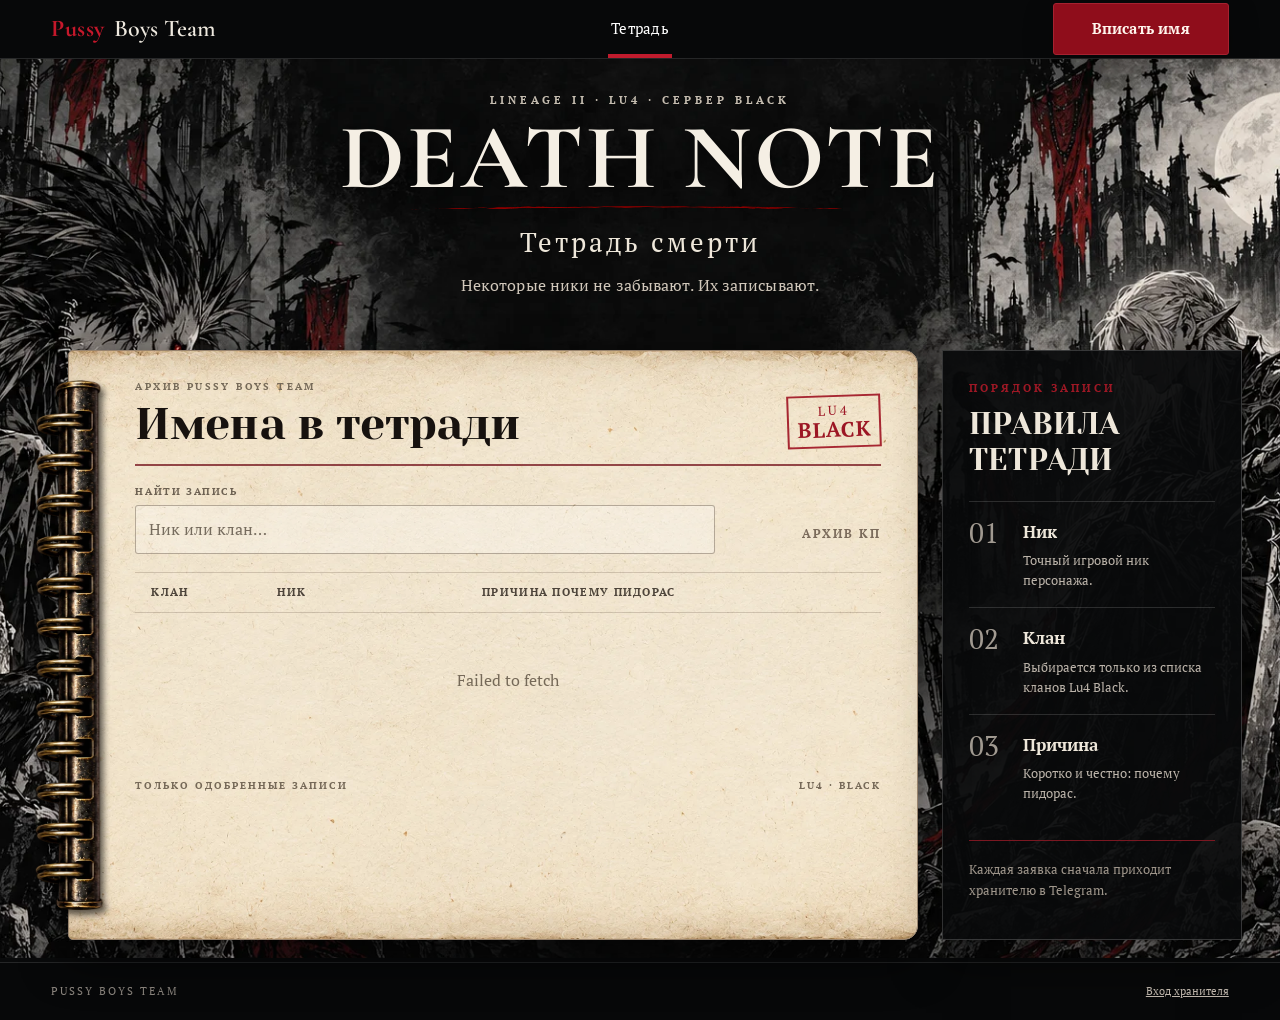
<file: death-note.html>
<!doctype html>
<html lang="ru">
<head>
  <meta charset="utf-8">
  <meta name="viewport" content="width=device-width,initial-scale=1">
  <title>Тетрадь смерти — Pussy Boys Team</title>
  <meta name="description" content="Игровая тетрадь противников Pussy Boys Team на сервере Lu4 Black. Записи публикуются после проверки хранителем.">
  <meta name="referrer" content="no-referrer">
  <meta http-equiv="Content-Security-Policy" content="default-src 'self'; base-uri 'self'; object-src 'none'; form-action 'self'; script-src 'self' https://telegram.org; style-src 'self'; font-src 'self'; img-src 'self' data:; connect-src 'self' https://pbt-death-note.mrhally007.workers.dev; upgrade-insecure-requests">
  <link rel="icon" href="favicon.png">
  <link rel="stylesheet" href="death-note.css?v=20261025-11">
  <script src="https://telegram.org/js/telegram-web-app.js"></script>
  <script src="death-note-config.js" defer></script>
  <script src="death-note.js?v=20261025-7" defer></script>
</head>
<body>
  <header class="site-header">
    <div class="nav-shell">
      <a class="brand" href="./"><strong>Pussy</strong><span>Boys Team</span></a>
      <nav aria-label="Разделы страницы"><a class="active" href="#notebook">Тетрадь</a></nav>
      <button class="primary header-cta" id="open-request">Вписать имя</button>
    </div>
  </header>

  <main>
    <section class="hero" aria-labelledby="hero-title">
      <div class="hero-copy">
        <p class="eyebrow">LINEAGE II · LU4 · СЕРВЕР BLACK</p>
        <h1 id="hero-title">DEATH NOTE</h1>
        <img class="title-brush" src="assets/death-note-brush-v2.webp" alt="" aria-hidden="true">
        <p class="subtitle">Тетрадь смерти</p>
        <p class="lead">Некоторые ники не забывают. Их записывают.</p>
      </div>
    </section>

    <div class="archive-shell">
      <section class="notebook" id="notebook" aria-labelledby="book-title">
        <img class="binding" src="assets/death-note-binding-cropped-v2.webp" alt="" aria-hidden="true">
        <div class="page-heading">
          <div><p class="page-kicker">АРХИВ PUSSY BOYS TEAM</p><h2 id="book-title">Имена в тетради</h2></div>
          <div class="server-mark" aria-label="Сервер Lu4 Black"><span>LU4</span><strong>BLACK</strong></div>
        </div>

        <div class="tools-row">
          <div class="search-wrap"><label for="search">Найти запись</label><input id="search" type="search" placeholder="Ник или клан…" maxlength="100"></div>
          <span id="entry-count">АРХИВ КП</span>
        </div>

        <div class="entry-columns" aria-hidden="true"><span>Клан</span><span>Ник</span><span>Причина почему пидорас</span></div>
        <p id="list-status" role="status">Открываем тетрадь…</p>
        <div id="entries"></div>
        <nav class="pagination" id="pagination" aria-label="Страницы тетради" hidden></nav>
        <div class="page-bottom"><span>Только одобренные записи</span><span>LU4 · BLACK</span></div>
      </section>

      <aside class="rules-card" id="rules" aria-labelledby="rules-title">
        <p class="eyebrow">ПОРЯДОК ЗАПИСИ</p>
        <h2 id="rules-title">Правила<br>тетради</h2>
        <ol>
          <li><span>01</span><div><strong>Ник</strong><p>Точный игровой ник персонажа.</p></div></li>
          <li><span>02</span><div><strong>Клан</strong><p>Выбирается только из списка кланов Lu4 Black.</p></div></li>
          <li><span>03</span><div><strong>Причина</strong><p>Коротко и честно: почему пидорас.</p></div></li>
        </ol>
        <p class="moderation-note">Каждая заявка сначала приходит хранителю в Telegram.</p>
      </aside>
    </div>
  </main>

  <footer><span>PUSSY BOYS TEAM</span><button class="text-button" id="open-admin">Вход хранителя</button></footer>

  <dialog id="request-dialog" aria-labelledby="request-title"><form id="request-form">
    <button class="close" type="button" aria-label="Закрыть">×</button><p class="eyebrow">НОВАЯ СТРАНИЦА</p><h2 id="request-title">Вписать имя</h2><p>Запись появится в тетради после проверки хранителем.</p>
    <label>Ник: *<input name="nickname" required maxlength="40" autocomplete="off"></label>
    <label>Клан: *
      <span class="clan-select-row">
        <span class="clan-crest-frame" aria-hidden="true"><img id="clan-crest" alt="" width="32" height="24"></span>
        <select id="clan-select" name="clan" required>
          <option value="" selected disabled>Выбери клан</option>
          <option>Без клана</option>
          <option>4SV</option>
          <option>AGR</option>
          <option>AGR_L2team</option>
          <option>AGR_Style</option>
          <option>BreganDaerthe</option>
          <option>Carnival</option>
          <option>Cats</option>
          <option>Dwarf</option>
          <option>ENCOM</option>
          <option>Euphoria</option>
          <option>GATEINHELL</option>
          <option>KakBogPoshlet</option>
          <option>Kingdom</option>
          <option>L2Commerce</option>
          <option>Myxomop</option>
          <option>OldSchool</option>
          <option>PARAGONE</option>
          <option>PixelBrothers</option>
          <option>PixelHunters</option>
          <option>PixelKnights</option>
          <option>PixelLegends</option>
          <option>pvpformat</option>
          <option>ROADTOHELL</option>
          <option>SEKTA</option>
          <option>Skufs</option>
          <option>spidersense</option>
          <option>SvetlanaPetrovna</option>
          <option>TrashTeam</option>
          <option>UAsquad</option>
          <option>UAsquadII</option>
          <option>Ukraine</option>
          <option>VORDEX</option>
          <option>xCore</option>
          <option>zero</option>
          <option>zeroeu</option>
        </select>
      </span>
    </label>
    <label>Причина почему пидорас: *<textarea name="reason" required minlength="10" maxlength="1500" rows="5" placeholder="Опиши игровой конфликт"></textarea></label>
    <label class="trap" aria-hidden="true">Не заполнять<input name="website" tabindex="-1" autocomplete="off"></label>
    <button class="primary" type="submit">Передать хранителю</button><p id="request-status" role="status" aria-live="polite"></p>
  </form></dialog>

  <dialog id="admin-dialog" aria-labelledby="admin-title"><div class="admin-body"><button class="close" aria-label="Закрыть">×</button><p class="eyebrow">ЗАКРЫТЫЙ АРХИВ</p><h2 id="admin-title">Хранитель тетради</h2>
    <form id="login-form"><label>Ключ хранителя<input name="key" type="password" required autocomplete="current-password"></label><button class="primary">Открыть заявки</button></form>
    <p id="admin-status" role="status"></p>
    <section class="admin-section" id="pending-section" hidden><h3>Ожидают решения <span id="pending-count"></span></h3><div id="pending"></div></section>
    <section class="admin-section" id="published-section" hidden><h3>Вписаны в тетрадь <span id="published-count"></span></h3><div id="published"></div></section>
    <button id="logout" class="text-button" hidden>Выйти</button>
  </div></dialog>
</body>
</html>
</file>
<file: death-note.css>
@font-face {
  font-family: "Cormorant Garamond";
  src: url("assets/fonts/cormorant-cyrillic.woff2") format("woff2");
  font-style: normal;
  font-weight: 500 700;
  font-display: swap;
  unicode-range: U+0301, U+0400-045F, U+0490-0491, U+04B0-04B1, U+2116;
}
@font-face {
  font-family: "Cormorant Garamond";
  src: url("assets/fonts/cormorant-latin.woff2") format("woff2");
  font-style: normal;
  font-weight: 500 700;
  font-display: swap;
  unicode-range: U+0000-00FF, U+0131, U+0152-0153, U+02BB-02BC, U+02C6, U+02DA, U+02DC, U+2000-206F, U+20AC, U+2122, U+FEFF, U+FFFD;
}
@font-face {
  font-family: "PT Serif";
  src: url("assets/fonts/pt-serif-400-cyrillic.woff2") format("woff2");
  font-style: normal;
  font-weight: 400;
  font-display: swap;
  unicode-range: U+0301, U+0400-045F, U+0490-0491, U+04B0-04B1, U+2116;
}
@font-face {
  font-family: "PT Serif";
  src: url("assets/fonts/pt-serif-400-latin.woff2") format("woff2");
  font-style: normal;
  font-weight: 400;
  font-display: swap;
  unicode-range: U+0000-00FF, U+0131, U+0152-0153, U+02BB-02BC, U+02C6, U+02DA, U+02DC, U+2000-206F, U+20AC, U+2122, U+FEFF, U+FFFD;
}
@font-face {
  font-family: "PT Serif";
  src: url("assets/fonts/pt-serif-700-cyrillic.woff2") format("woff2");
  font-style: normal;
  font-weight: 700;
  font-display: swap;
  unicode-range: U+0301, U+0400-045F, U+0490-0491, U+04B0-04B1, U+2116;
}
@font-face {
  font-family: "PT Serif";
  src: url("assets/fonts/pt-serif-700-latin.woff2") format("woff2");
  font-style: normal;
  font-weight: 700;
  font-display: swap;
  unicode-range: U+0000-00FF, U+0131, U+0152-0153, U+02BB-02BC, U+02C6, U+02DA, U+02DC, U+2000-206F, U+20AC, U+2122, U+FEFF, U+FFFD;
}
@font-face {
  font-family: "Yeseva One";
  src: url("assets/fonts/yeseva-cyrillic.woff2") format("woff2");
  font-style: normal;
  font-weight: 400;
  font-display: swap;
  unicode-range: U+0301, U+0400-045F, U+0490-0491, U+04B0-04B1, U+2116;
}
@font-face {
  font-family: "Yeseva One";
  src: url("assets/fonts/yeseva-latin.woff2") format("woff2");
  font-style: normal;
  font-weight: 400;
  font-display: swap;
  unicode-range: U+0000-00FF, U+0131, U+0152-0153, U+02BB-02BC, U+02C6, U+02DA, U+02DC, U+2000-206F, U+20AC, U+2122, U+FEFF, U+FFFD;
}

:root {
  color-scheme: dark;
  --blood: #8f0d1b;
  --blood-bright: #c01b2d;
  --ink: #1c1917;
  --paper: #e9dcc0;
  --paper-muted: #756958;
  --bone: #eee7da;
  --line: rgba(68, 49, 33, 0.2);
}

* { box-sizing: border-box; }
html { scroll-behavior: smooth; }
body {
  margin: 0;
  overflow-x: hidden;
  background: #090a0b url("assets/death-note-bg-v2.webp") center 58px / cover fixed no-repeat;
  color: var(--bone);
  font: 16px/1.55 "PT Serif", Georgia, serif;
  font-kerning: normal;
  font-synthesis: none;
  text-rendering: auto;
}
a { color: inherit; text-decoration: none; }
button, input, textarea, select { font: inherit; }
button, a, input, textarea, select { outline-offset: 4px; }
button { cursor: pointer; }

.site-header {
  position: relative;
  z-index: 10;
  min-height: 58px;
  background: rgba(8, 9, 10, 0.96);
  border-bottom: 1px solid rgba(255,255,255,.12);
}
.nav-shell {
  width: min(1360px, 92vw);
  min-height: 58px;
  margin: auto;
  display: grid;
  grid-template-columns: 1fr auto 1fr;
  align-items: center;
  gap: 28px;
}
.brand { display: inline-flex; align-items: baseline; gap: 9px; white-space: nowrap; font-family: "Cormorant Garamond", Georgia, serif; font-size: 24px; font-weight: 600; }
.brand strong { color: #c5182b; font-weight: 700; letter-spacing: .5px; }
.brand span { color: #eee9df; font-weight: 600; }
nav { display: flex; align-self: stretch; }
nav a { min-width: 108px; display: grid; place-items: center; position: relative; color: #c9c2b7; font-size: 15px; letter-spacing: .25px; }
nav a:hover, nav a:focus-visible, nav a.active { color: #fff; }
nav a.active::after { content: ""; position: absolute; left: 22px; right: 22px; bottom: 0; height: 4px; background: var(--blood-bright); }
.primary {
  border: 1px solid #a52230;
  background: var(--blood);
  color: #fff5ed;
  padding: 13px 24px;
  border-radius: 3px;
  font-family: "PT Serif", Georgia, serif;
  font-size: 15px;
  font-weight: 700;
  letter-spacing: .2px;
  box-shadow: 0 10px 30px rgba(0,0,0,.3);
}
.primary:hover { background: #a71323; }
.primary:disabled { opacity: .5; cursor: wait; }
.header-cta { justify-self: end; min-width: 176px; }

main { min-height: calc(100vh - 116px); }
.hero { min-height: 280px; display: grid; place-items: center; padding: 34px 20px 52px; text-align: center; }
.hero-copy { max-width: 760px; }
.eyebrow { margin: 0; color: #c6beb1; font: 700 11px/1.45 "PT Serif", Georgia, serif; letter-spacing: 4px; }
h1 { margin: 8px 0 0; color: #f5efe4; font-family: "Cormorant Garamond", Georgia, serif; font-size: clamp(68px, 7.2vw, 118px); line-height: .88; font-weight: 700; letter-spacing: .03em; font-kerning: normal; text-shadow: 0 5px 28px #000; }
.title-brush { display: block; width: min(560px, 78%); height: 24px; margin: -2px auto 2px; object-fit: fill; }
.subtitle { margin: 1px 0 0; font-size: 27px; letter-spacing: 3px; }
.lead { margin: 9px 0 0; color: #d1c8bb; font-size: 16px; letter-spacing: .1px; }

.archive-shell {
  width: min(1450px, 94vw);
  margin: 0 auto 22px;
  display: grid;
  grid-template-columns: minmax(0, 1fr) 300px;
  gap: 24px;
  align-items: stretch;
}
.notebook {
  position: relative;
  min-height: 590px;
  margin-left: 30px;
  padding: 28px 36px 22px 66px;
  color: var(--ink);
  background: var(--paper) url("assets/death-note-paper-v2.webp") center / cover no-repeat;
  border: 1px solid #98836d;
  border-radius: 5px 14px 14px 5px;
  box-shadow: 0 18px 45px rgba(0,0,0,.72), inset 0 0 36px rgba(63,43,25,.13);
}
.binding {
  position: absolute;
  z-index: 2;
  left: -37px;
  top: 26px;
  width: 74px;
  height: calc(100% - 52px);
  object-fit: fill;
  filter: drop-shadow(4px 5px 3px rgba(0,0,0,.6));
  pointer-events: none;
}
.page-heading { display: flex; justify-content: space-between; align-items: end; gap: 24px; padding-bottom: 15px; border-bottom: 2px solid rgba(115,16,26,.75); }
.page-kicker { margin: 0 0 6px; color: #766a59; font-size: 10px; font-weight: 700; letter-spacing: 2.4px; }
h2 { margin: 0; font-family: "Cormorant Garamond", Georgia, serif; font-size: 38px; line-height: 1; font-weight: 600; }
.notebook h2 { font-family: "Yeseva One", "PT Serif", Georgia, serif; font-size: clamp(38px, 3.5vw, 54px); line-height: 1.08; font-weight: 400; letter-spacing: -.015em; color: #17120f; }
.server-mark { min-width: 84px; padding: 7px 8px 6px; color: #9c1624; border: 2px solid #a72732; text-align: center; transform: rotate(-2deg); line-height: .95; }
.server-mark span, .server-mark strong { display: block; }
.server-mark span { font-size: 13px; letter-spacing: 3px; }
.server-mark strong { margin-top: 4px; font-size: 21px; letter-spacing: 1px; }

.tools-row { display: flex; align-items: end; justify-content: space-between; gap: 24px; margin: 18px 0; }
.search-wrap { flex: 1; max-width: 580px; }
.search-wrap label { display: block; margin-bottom: 6px; color: #6d6152; font-size: 10px; font-weight: 700; letter-spacing: 1.6px; text-transform: uppercase; }
input, textarea, select { width: 100%; border: 1px solid rgba(92,75,57,.42); border-radius: 3px; padding: 11px 13px; background: rgba(255,255,255,.28); color: inherit; }
input:focus, textarea:focus, select:focus { outline: 2px solid #9c2631; border-color: transparent; }
input::placeholder, textarea::placeholder { color: #766c5e; }
#entry-count { color: #7b6b5b; font-size: 12px; font-weight: 700; letter-spacing: 2px; padding-bottom: 10px; }
.entry-columns, .entry {
  display: grid;
  grid-template-columns: minmax(84px, .48fr) minmax(150px, .85fr) minmax(260px, 1.8fr);
  gap: 24px;
}
.entry-columns { padding: 11px 16px; border-top: 1px solid var(--line); border-bottom: 1px solid var(--line); color: #4d443a; font-size: 11px; font-weight: 700; letter-spacing: 1.3px; text-transform: uppercase; }
#list-status { margin: 0; padding: 55px 16px; color: var(--paper-muted); text-align: center; }
.entry { align-items: start; padding: 20px 16px; border-bottom: 1px solid var(--line); }
.entry-cell { min-width: 0; overflow-wrap: anywhere; }
.entry-label { display: none; }
.entry-value { display: block; }
.entry-clan { display: flex; flex-direction: column; align-items: flex-start; gap: 5px; }
.entry-clan-crest { width: 32px; height: 24px; object-fit: contain; filter: drop-shadow(0 2px 2px rgba(0,0,0,.35)); }
.entry-clan-name { color: #665a4c; font-size: 11px; font-weight: 700; line-height: 1.15; }
.entry-clan.no-crest { padding-top: 3px; }
.entry-nick .entry-value { font-family: "Cormorant Garamond", Georgia, serif; font-size: 25px; font-weight: 700; line-height: 1.05; }
.entry-reason .entry-value { font-size: 15px; line-height: 1.48; white-space: pre-wrap; }
.pagination {
  align-self: auto;
  min-height: 42px;
  margin-top: 22px;
  padding-top: 18px;
  display: flex;
  justify-content: center;
  align-items: center;
  flex-wrap: wrap;
  gap: 7px;
  border-top: 1px solid var(--line);
}
.pagination[hidden] { display: none; }
.pagination button {
  min-width: 38px;
  height: 38px;
  padding: 0 11px;
  border: 1px solid rgba(86, 71, 56, .42);
  border-radius: 2px;
  background: rgba(255, 252, 240, .3);
  color: #41372d;
  font-family: "PT Serif", Georgia, serif;
  font-size: 13px;
  font-weight: 700;
  box-shadow: 0 2px 4px rgba(70, 49, 33, .08);
}
.pagination button:hover:not(:disabled), .pagination button:focus-visible { border-color: #8e1722; color: #8e1722; }
.pagination .page-number[aria-current="page"] { border-color: #8f101c; background: #8f101c; color: #fff8ed; box-shadow: 0 3px 9px rgba(105, 5, 16, .22); }
.pagination button:disabled:not([aria-current="page"]) { opacity: .38; cursor: default; }
.page-gap { min-width: 20px; color: #766958; text-align: center; }
.page-arrow { min-width: 82px !important; }
.page-bottom { display: flex; justify-content: space-between; gap: 20px; margin-top: 30px; color: #766958; font-size: 10px; font-weight: 700; letter-spacing: 2px; text-transform: uppercase; }

.rules-card { padding: 30px 26px; background: rgba(9,10,11,.94); border: 1px solid rgba(255,255,255,.18); box-shadow: 0 18px 45px rgba(0,0,0,.62); }
.rules-card .eyebrow { color: #9e1825; letter-spacing: 3px; }
.rules-card h2 { margin-top: 9px; font-family: "Yeseva One", "PT Serif", Georgia, serif; font-size: 30px; line-height: 1.2; font-weight: 400; letter-spacing: .8px; text-transform: uppercase; }
.rules-card ol { list-style: none; padding: 0; margin: 23px 0 0; }
.rules-card li { display: grid; grid-template-columns: 42px 1fr; gap: 12px; padding: 17px 0; border-top: 1px solid rgba(255,255,255,.14); }
.rules-card li > span { color: #a19a91; font-size: 28px; line-height: 1; }
.rules-card strong { font-size: 17px; font-weight: 700; }
.rules-card li p { margin: 5px 0 0; color: #bcb4aa; font-size: 13px; line-height: 1.55; }
.moderation-note { margin: 20px 0 0; padding-top: 18px; border-top: 1px solid #7b1721; color: #9f968b; font-size: 13px; }

footer { min-height: 58px; padding: 17px max(4vw, 24px); display: flex; justify-content: space-between; align-items: center; gap: 18px; background: rgba(8,9,10,.97); border-top: 1px solid rgba(255,255,255,.12); color: #8e8881; font-size: 11px; letter-spacing: 2px; text-transform: uppercase; }
.text-button { padding: 0; border: 0; background: none; color: #bdb4aa; text-decoration: underline; }

dialog { width: min(560px, calc(100% - 24px)); max-height: 92vh; padding: 0; border: 1px solid #63554a; background: #151414 url("assets/death-note-bg-v2.webp") center / cover no-repeat; color: #eee5d9; box-shadow: 0 22px 80px #000; }
dialog::backdrop { background: rgba(0,0,0,.82); backdrop-filter: blur(4px); }
dialog form, .admin-body { padding: 32px; background: rgba(12,12,13,.92); }
.admin-body form { padding: 0; background: transparent; }
dialog h2 { margin: 8px 0 14px; font-family: "Yeseva One", "PT Serif", Georgia, serif; font-size: 34px; line-height: 1.1; font-weight: 400; }
dialog p { color: #bdb4a9; }
dialog label { display: block; margin: 18px 0; color: #d6cabd; font-size: 14px; }
dialog input, dialog textarea { display: block; margin-top: 7px; background: rgba(255,255,255,.07); border-color: rgba(255,255,255,.2); }
.clan-select-row { display: grid; grid-template-columns: 48px minmax(0, 1fr); align-items: center; gap: 9px; margin-top: 7px; }
.clan-crest-frame { width: 48px; height: 48px; display: grid; place-items: center; border: 1px solid rgba(255,255,255,.2); border-radius: 3px; background: rgba(255,255,255,.045); box-shadow: inset 0 0 18px rgba(0,0,0,.45); }
.clan-crest-frame img { image-rendering: pixelated; filter: drop-shadow(0 2px 3px #000); }
.clan-crest-frame img:not([src]) { visibility: hidden; }
dialog select { min-width: 0; appearance: none; padding: 11px 42px 11px 13px; border-color: rgba(255,255,255,.2); color: #eee4da; background-color: rgba(255,255,255,.07); background-image: linear-gradient(45deg, transparent 50%, #a69a8e 50%), linear-gradient(135deg, #a69a8e 50%, transparent 50%); background-position: calc(100% - 18px) 50%, calc(100% - 12px) 50%; background-size: 6px 6px, 6px 6px; background-repeat: no-repeat; }
dialog select option { color: #211b17; background: #e8dcc7; }
.close { float: right; margin: -13px -8px 0 12px; border: 0; background: none; color: #c9bfb5; font-size: 28px; }
.trap { position: absolute; left: -10000px; }
#request-status, #admin-status { min-height: 22px; color: #d8b6a6; }
.admin-section { margin-top: 25px; }
.admin-section > h3 { display: flex; justify-content: space-between; gap: 12px; margin: 0 0 8px; color: #cbbfb3; font-size: 14px; letter-spacing: 1.2px; text-transform: uppercase; }
.admin-section > h3 span { color: #9d8d7f; }
.admin-empty { margin: 0; padding: 14px 0; border-top: 1px solid rgba(255,255,255,.16); }
.pending-entry, .published-entry { padding: 20px 0; border-top: 1px solid rgba(255,255,255,.16); }
.pending-entry h3, .published-entry h3 { margin-bottom: 8px; overflow-wrap: anywhere; }
.pending-entry p, .published-entry p { margin: 5px 0; white-space: pre-wrap; overflow-wrap: anywhere; }
.actions { display: flex; gap: 12px; margin-top: 15px; }
.actions button { padding: 10px 14px; border: 1px solid #a05259; background: #6c1821; color: #fff; }
.actions .secondary-button { background: transparent; }
.actions .danger-button { background: #7d101c; border-color: #c34752; }
.actions button:disabled { opacity: .4; }

@media (max-width: 1050px) {
  .archive-shell { grid-template-columns: 1fr; }
  .rules-card { margin-left: 30px; }
  .rules-card ol { display: grid; grid-template-columns: repeat(3, 1fr); gap: 18px; }
  .rules-card li { grid-template-columns: 38px 1fr; }
  .moderation-note { text-align: center; }
}

@media (max-width: 760px) {
  body { background-position: center 54px; background-size: auto 760px; background-attachment: scroll; }
  .nav-shell { min-height: 54px; grid-template-columns: 1fr auto; }
  nav { display: none; }
  .brand { gap: 5px; font-size: 16px; }
  .header-cta { min-width: 0; padding: 10px 14px; }
  .hero { min-height: 255px; padding-bottom: 34px; }
  h1 { font-size: clamp(52px, 15vw, 82px); }
  .subtitle { font-size: 25px; }
  .lead { font-size: 16px; }
  .archive-shell { width: min(94vw, 650px); gap: 18px; }
  .notebook { margin-left: 14px; padding: 24px 18px 18px 30px; }
  .binding { left: -24px; width: 48px; }
  .notebook h2 { font-size: 42px; }
  .server-mark { min-width: 68px; }
  .tools-row { align-items: stretch; flex-direction: column; gap: 8px; }
  #entry-count { padding: 0; }
  .entry-columns { display: none; }
  .entry { grid-template-columns: 46px minmax(0, 1fr); column-gap: 13px; row-gap: 14px; padding: 19px 8px; }
  .entry-label { display: block; margin-bottom: 2px; color: #766958; font-size: 10px; font-weight: 700; letter-spacing: 2px; text-transform: uppercase; }
  .entry-clan { grid-column: 1; grid-row: 1; align-items: center; text-align: center; }
  .entry-clan .entry-label { display: none; }
  .entry-clan-name { max-width: 62px; font-size: 9px; overflow-wrap: anywhere; }
  .entry-nick { grid-column: 2; grid-row: 1; align-self: center; }
  .entry-reason { grid-column: 1 / -1; grid-row: 2; }
  .entry-nick .entry-value { font-size: 23px; }
  .pagination { gap: 5px; }
  .pagination button { min-width: 34px; height: 36px; padding-inline: 9px; }
  .page-arrow { min-width: 70px !important; }
  .rules-card { margin-left: 14px; padding: 25px 22px; }
  .rules-card ol { grid-template-columns: 1fr; gap: 0; }
  footer { align-items: flex-start; flex-direction: column; }
}

@media (max-width: 420px) {
  .eyebrow { letter-spacing: 3px; }
  .hero { padding-inline: 10px; }
  .page-heading { align-items: start; }
  .notebook h2 { font-size: 36px; }
  .server-mark { display: none; }
  dialog form, .admin-body { padding: 25px 22px; }
}
</file>
